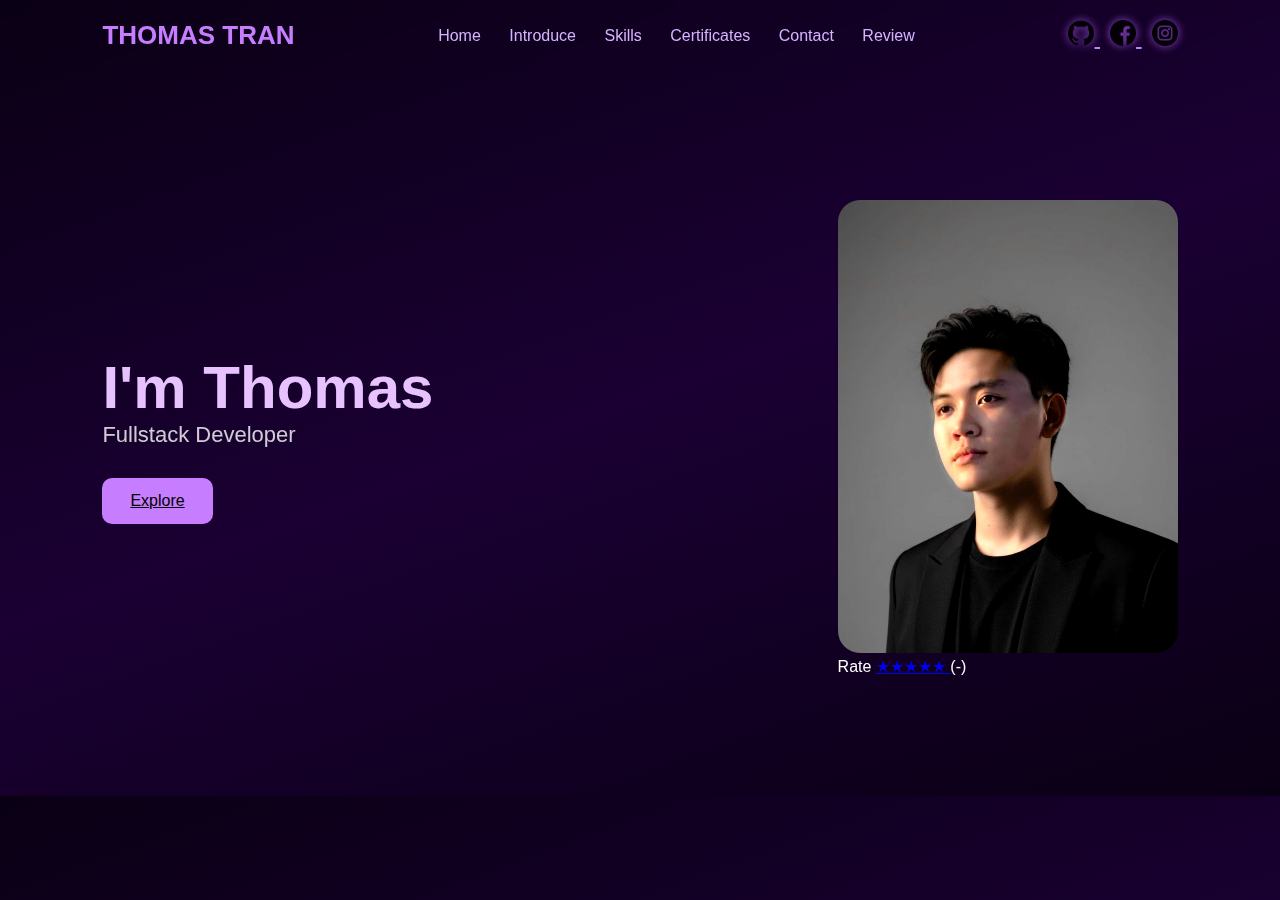
<file: index.html>
<!DOCTYPE html>
<html lang="en">
<head>
  <meta charset="UTF-8" />
  <meta name="viewport" content="width=device-width, initial-scale=1.0" />
  <title>Thomas | Home</title>
  <link rel="stylesheet" href="style.css" />
</head>
<body>

<!-- HEADER -->
<header>
  <div class="logo">THOMAS TRAN</div>

  <nav>
    <a action="active" href="index.html">Home</a>
    <a href="introduce.html">Introduce</a>
    <a href="skill.html">Skills</a>
    <a href="certificates.html">Certificates</a>
    <a href="contact.html">Contact</a>
    <a href="reviews.html">Review</a>
  </nav>

  <div class="social">
  <a href="https://github.com/thomas-tran-fullstack" target="_blank">
    <img src="github.png" alt="github">
  </a>

  <a href="https://facebook.com/bton204" target="_blank">
    <img src="facebook.png" alt="facebook">
  </a>

  <a href="https://instagram.com/_sasori_za" target="_blank">
    <img src="instagram.png" alt="instagram">
  </a>
</div>
</header>

<!-- HERO -->
<section class="hero">
  <div class="hero-text fade">
    <h1>I'm Thomas</h1>
    <p>Fullstack Developer</p>
    <a href="introduce.html" class="btn">Explore</a>
  </div>

  <div class="hero-img fade">
    <img src="IMG_0141.JPG" />
    <div class="rate-box">
      <span class="rate-title">Rate</span>
      <a id="rate-stars" class="avg-stars" href="reviews.html">
        <span class="stars-text">★★★★★</span>
      </a>
      <span class="avg-number" id="avg-number">(-)</span>
    </div>
  </div>
</section>

<script src="script.js"></script>
</body>
</html>
</file>
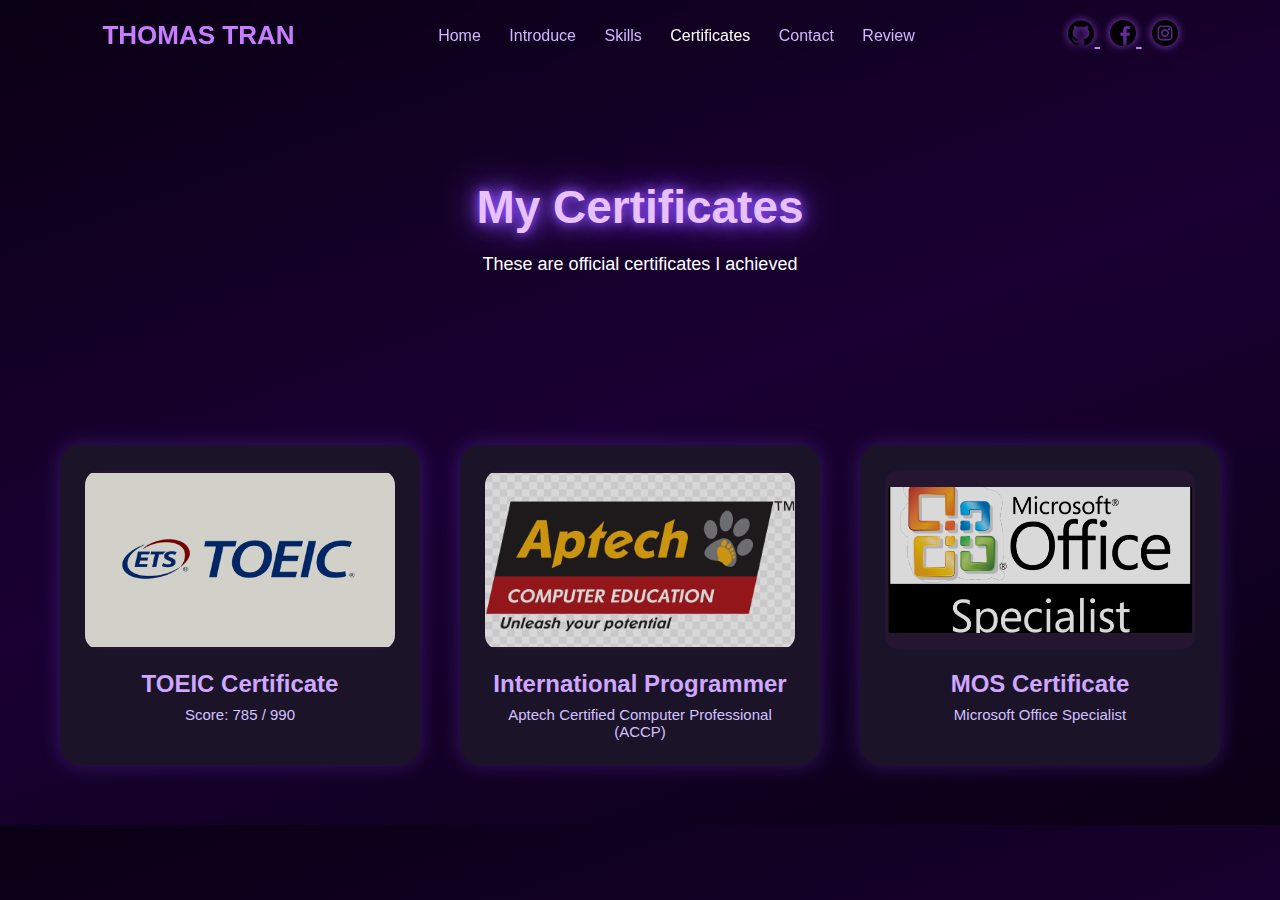
<file: certificates.html>
<!DOCTYPE html>
<html lang="en">
<head>
  <meta charset="UTF-8">
  <meta name="viewport" content="width=device-width, initial-scale=1.0">
  <title>Certificates | Thomas</title>
  <link rel="stylesheet" href="style.css">
</head>
<body>

<header>
  <div class="logo">THOMAS TRAN</div>

  <nav>
    <a href="index.html">Home</a>
    <a href="introduce.html">Introduce</a>
    <a href="skill.html">Skills</a>
    <a class="active" href="certificates.html">Certificates</a>
    <a href="contact.html">Contact</a>
    <a href="reviews.html">Review</a>
  </nav>

  <div class="social">
  <a href="https://github.com/thomas-tran-fullstack" target="_blank">
    <img src="github.png" alt="github">
  </a>

  <a href="https://facebook.com/bton204" target="_blank">
    <img src="facebook.png" alt="facebook">
  </a>

  <a href="https://instagram.com/_sasori_za" target="_blank">
    <img src="instagram.png" alt="instagram">
  </a>
</div>
</header>

<!-- TITLE -->
    <section class="page">
        <h1 class="fade">My Certificates</h1>
        <p class="fade desc">These are official certificates I achieved</p>
    </section>

    <!-- CERTIFICATE LIST -->
    <section class="cert-container">
        <!-- 1 -->
        <div class="cert-card">
          <div class="cert-img fade">
            <img src="TOEIC.jpg" alt="TOEIC Certificate">
          </div>
          <h2>TOEIC Certificate</h2>
          <p>Score: 785 / 990</p>
        </div>

        <!-- 2 -->
        <div class="cert-card">
          <div class="cert-img fade">
            <img src="APTECH.png" alt="Aptech Certificate">
          </div>
          <h2>International Programmer</h2>
          <p>Aptech Certified Computer Professional (ACCP)</p>
        </div>

        <!-- 3 -->
        <div class="cert-card">
          <div class="cert-img fade">
            <img src="MOS.png" alt="MOS Certificate">
          </div>
          <h2>MOS Certificate</h2>
          <p>Microsoft Office Specialist</p>
        </div>
      </div>

    </section>
    <script src="script.js"></script>

</body>
</html>
</file>
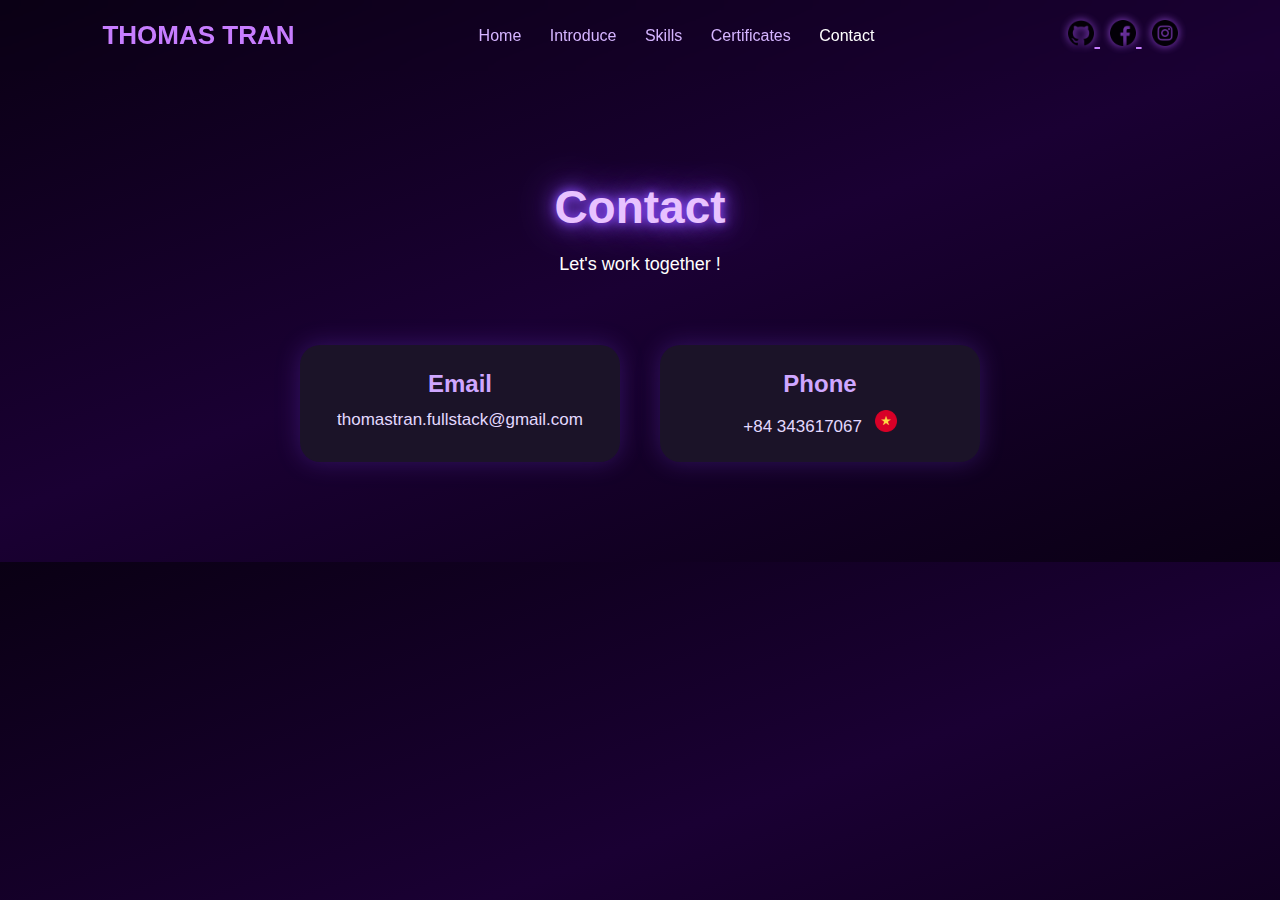
<file: contact.html>
<!DOCTYPE html>
<html lang="en">
<head>
  <meta charset="UTF-8">
  <meta name="viewport" content="width=device-width, initial-scale=1.0">
    <link rel="icon" type="image/png" href="logo.jpg">
  <title>Contact | Thomas</title>
  <link rel="stylesheet" href="style.css">
</head>
<body>

<header>
  <div class="logo">THOMAS TRAN</div>

  <nav>
    <a href="index.html">Home</a>
    <a href="introduce.html">Introduce</a>
    <a href="skill.html">Skills</a>
    <a href="certificates.html">Certificates</a>
    <a class="active" href="contact.html">Contact</a>
  </nav>

  <div class="social">
  <a href="https://github.com/thomas-tran-fullstack" target="_blank">
    <img src="github.png" alt="github">
  </a>

  <a href="https://facebook.com/bton204" target="_blank">
    <img src="facebook.png" alt="facebook">
  </a>

  <a href="https://instagram.com/_sasori_za" target="_blank">
    <img src="instagram.png" alt="instagram">
  </a>
</div>
</header>

<section class="page">
  <h1 class="fade">Contact</h1>
  <p class="fade desc">Let's work together !</p>

  <div class="contact-container">

            <!-- EMAIL -->
            <div class="contact-item">
                <h2>Email</h2>
                <p class="contact-text fade">thomastran.fullstack@gmail.com</p>
            </div>

            <!-- PHONE -->
            <div class="contact-item">
                <h2>Phone</h2>
                <p class="contact-text fade">
                    +84 343617067 
                    <img src="vietnam.png" class="flag">
                </p>
            </div>

        </div>

    </section>
    <script src="script.js"></script>

</body>

</html>
</file>
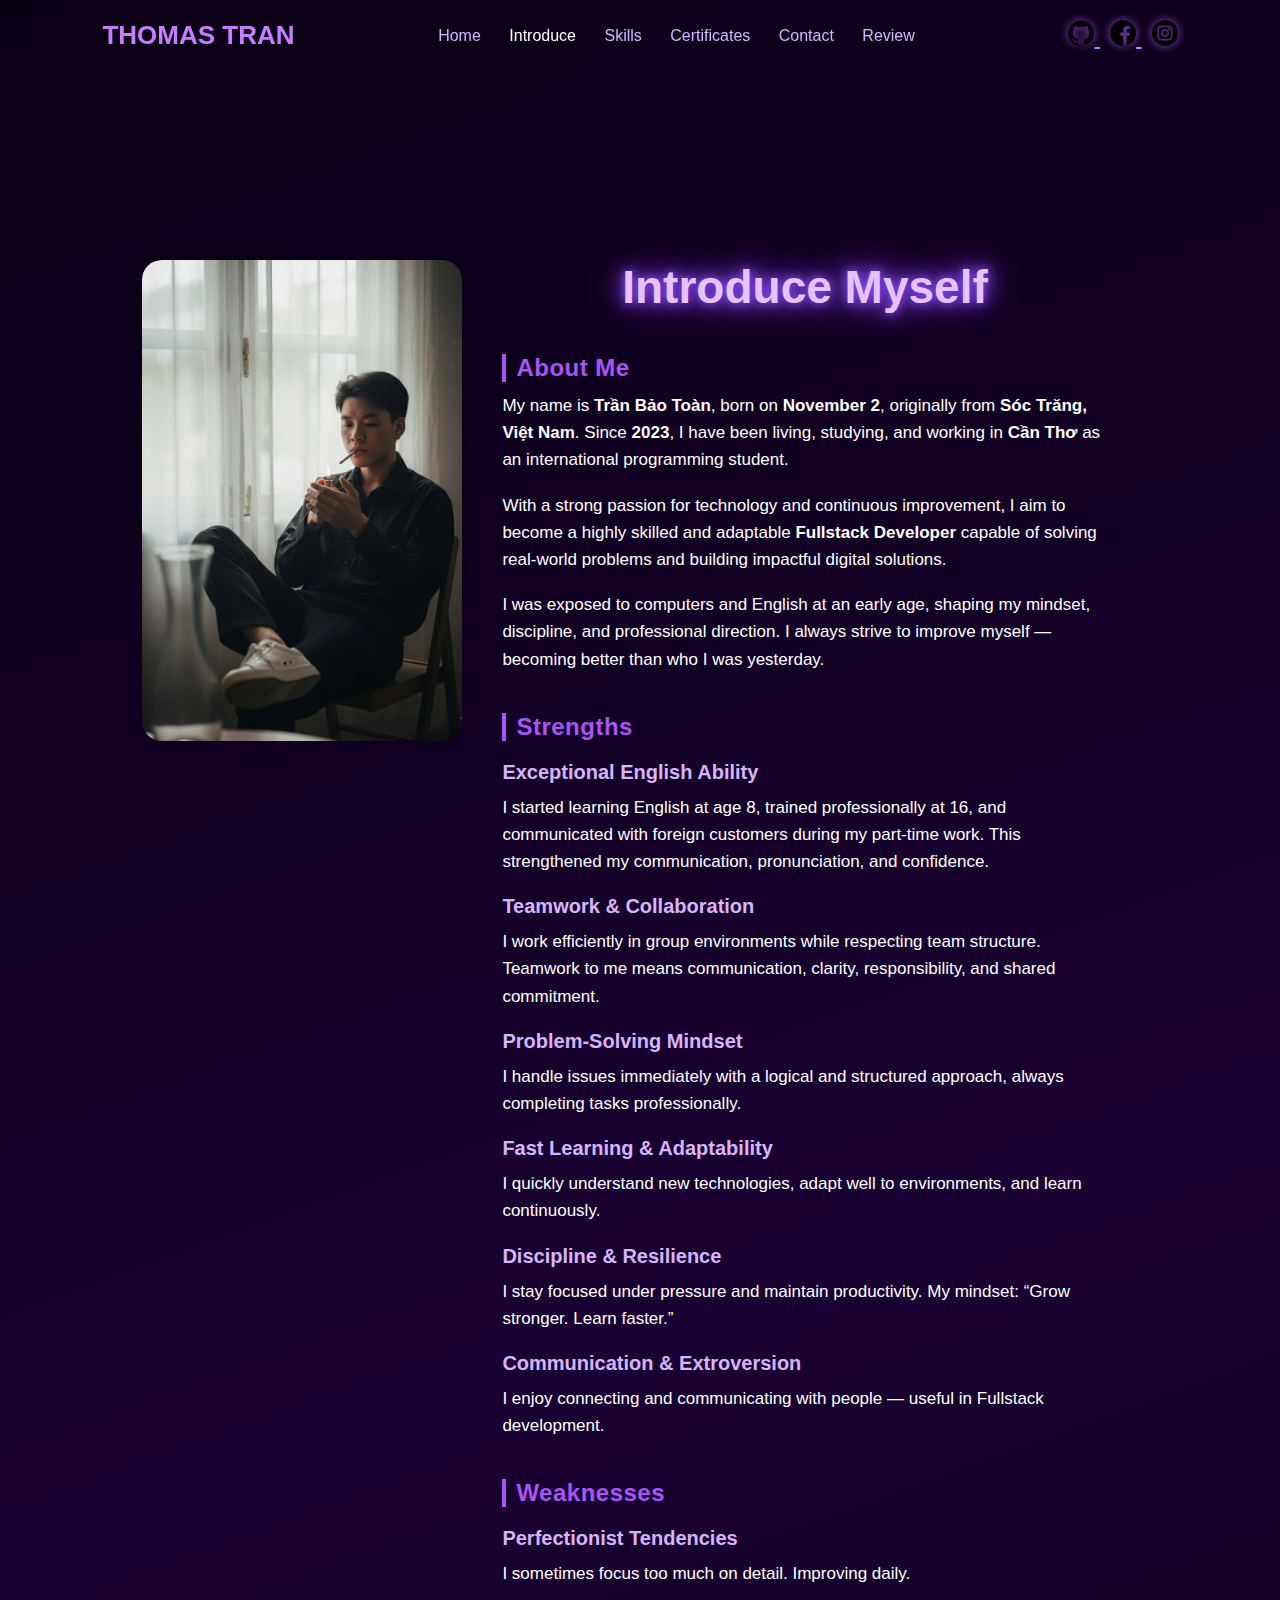
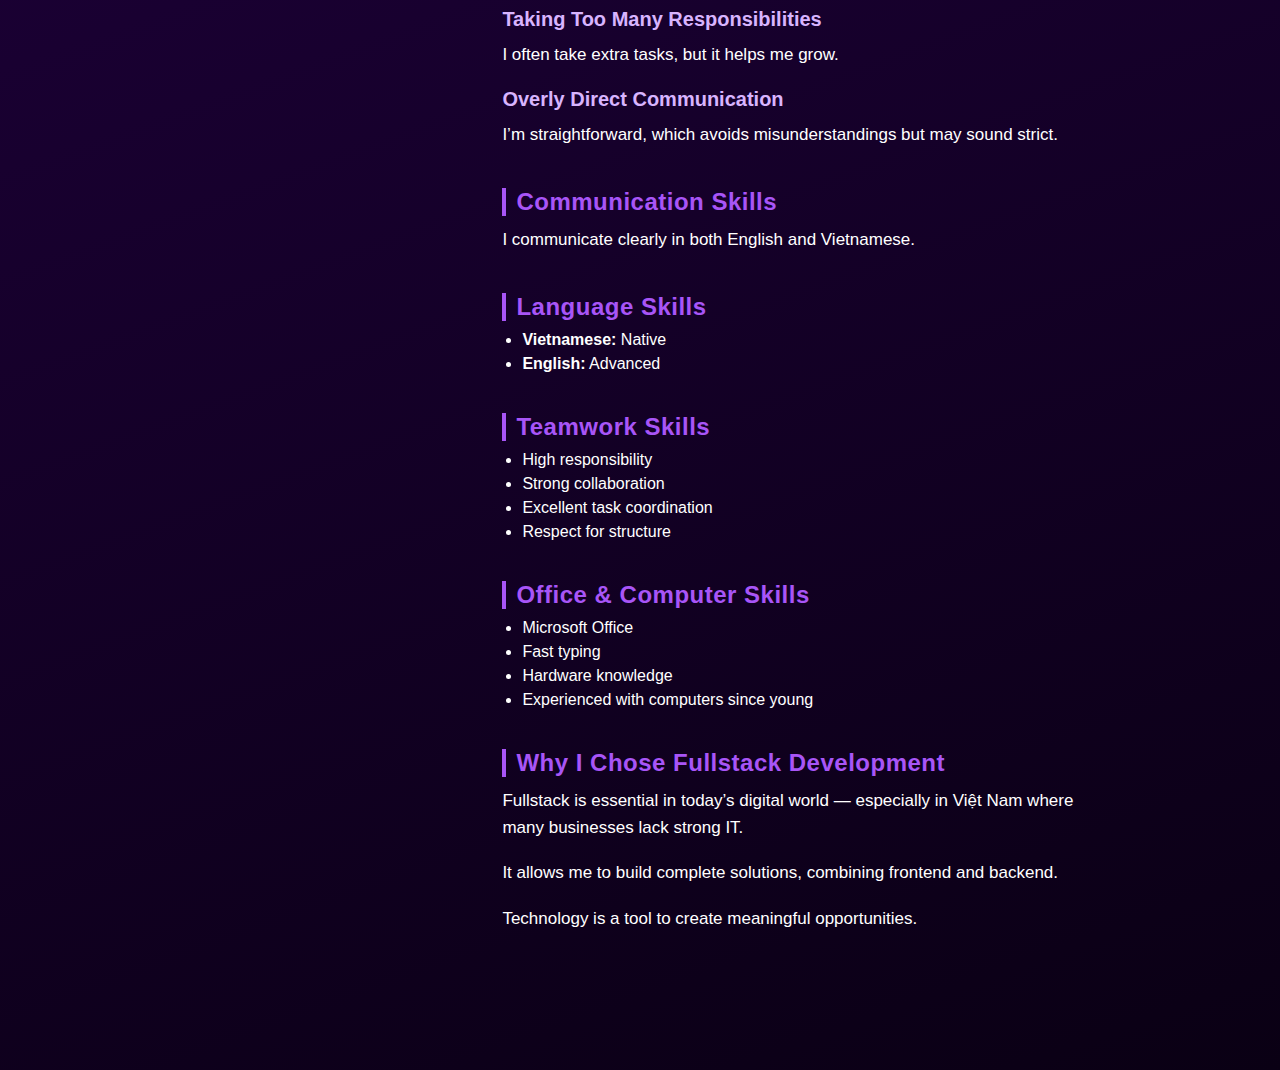
<file: introduce.html>
<!DOCTYPE html>
<html lang="en">

<head>
  <meta charset="UTF-8">
  <meta name="viewport" content="width=device-width, initial-scale=1.0">
  <link rel="icon" type="image/png" href="logo.jpg">
  <title>Introduce | Thomas</title>
  <link rel="stylesheet" href="style.css">
</head>

<body>

  <header>
    <div class="logo">THOMAS TRAN</div>

    <nav>
      <a href="index.html">Home</a>
      <a class="active" href="introduce.html">Introduce</a>
      <a href="skill.html">Skills</a>
      <a href="certificates.html">Certificates</a>
      <a href="contact.html">Contact</a>
      <a href="reviews.html">Review</a>
    </nav>

    <div class="social">
      <a href="https://github.com/thomas-tran-fullstack" target="_blank">
        <img src="github.png" alt="github">
      </a>

      <a href="https://facebook.com/bton204" target="_blank">
        <img src="facebook.png" alt="facebook">
      </a>

      <a href="https://instagram.com/_sasori_za" target="_blank">
        <img src="instagram.png" alt="instagram">
      </a>
    </div>
  </header>

 <section class="page">
  <div class="full-layout fade">
    <div class="intro-left">
      <img src="IMG_0142.JPG" class="profile-img"/>
    </div>

    <div class="intro-right">

      <h1 class="title" style="text-align: center;">Introduce Myself</h1>

      <h2>About Me</h2>
      <p>
        My name is <strong>Trần Bảo Toàn</strong>, born on <strong>November 2</strong>, originally from
        <strong>Sóc Trăng, Việt Nam</strong>. Since <strong>2023</strong>, I have been living, studying,
        and working in <strong>Cần Thơ</strong> as an international programming student.
      </p>

      <p>
        With a strong passion for technology and continuous improvement, I aim to become a highly skilled and
        adaptable <strong>Fullstack Developer</strong> capable of solving real-world problems and building impactful
        digital solutions.
      </p>

      <p>
        I was exposed to computers and English at an early age, shaping my mindset, discipline, and professional
        direction. I always strive to improve myself — becoming better than who I was yesterday.
      </p>

      <h2>Strengths</h2>

      <h3>Exceptional English Ability</h3>
      <p>
        I started learning English at age 8, trained professionally at 16, and communicated with foreign customers
        during my part-time work. This strengthened my communication, pronunciation, and confidence.
      </p>

      <h3>Teamwork & Collaboration</h3>
      <p>
        I work efficiently in group environments while respecting team structure. Teamwork to me means communication,
        clarity, responsibility, and shared commitment.
      </p>

      <h3>Problem-Solving Mindset</h3>
      <p>
        I handle issues immediately with a logical and structured approach, always completing tasks professionally.
      </p>

      <h3>Fast Learning & Adaptability</h3>
      <p>
        I quickly understand new technologies, adapt well to environments, and learn continuously.
      </p>

      <h3>Discipline & Resilience</h3>
      <p>
        I stay focused under pressure and maintain productivity. My mindset: “Grow stronger. Learn faster.”
      </p>

      <h3>Communication & Extroversion</h3>
      <p>
        I enjoy connecting and communicating with people — useful in Fullstack development.
      </p>

      <h2>Weaknesses</h2>

      <h3>Perfectionist Tendencies</h3>
      <p>I sometimes focus too much on detail. Improving daily.</p>

      <h3>Taking Too Many Responsibilities</h3>
      <p>I often take extra tasks, but it helps me grow.</p>

      <h3>Overly Direct Communication</h3>
      <p>I’m straightforward, which avoids misunderstandings but may sound strict.</p>

      <h2>Communication Skills</h2>
      <p>I communicate clearly in both English and Vietnamese.</p>

      <h2>Language Skills</h2>
      <ul>
        <li><strong>Vietnamese:</strong> Native</li>
        <li><strong>English:</strong> Advanced</li>
      </ul>

      <h2>Teamwork Skills</h2>
      <ul>
        <li>High responsibility</li>
        <li>Strong collaboration</li>
        <li>Excellent task coordination</li>
        <li>Respect for structure</li>
      </ul>

      <h2>Office & Computer Skills</h2>
      <ul>
        <li>Microsoft Office</li>
        <li>Fast typing</li>
        <li>Hardware knowledge</li>
        <li>Experienced with computers since young</li>
      </ul>

      <h2>Why I Chose Fullstack Development</h2>
      <p>
        Fullstack is essential in today’s digital world — especially in Việt Nam where many businesses lack strong IT.
      </p>
      <p>
        It allows me to build complete solutions, combining frontend and backend.
      </p>
      <p>
        Technology is a tool to create meaningful opportunities.
      </p>

    </div>
  </div>
</section>


  <script src="script.js"></script>
</body>


</html>
</file>
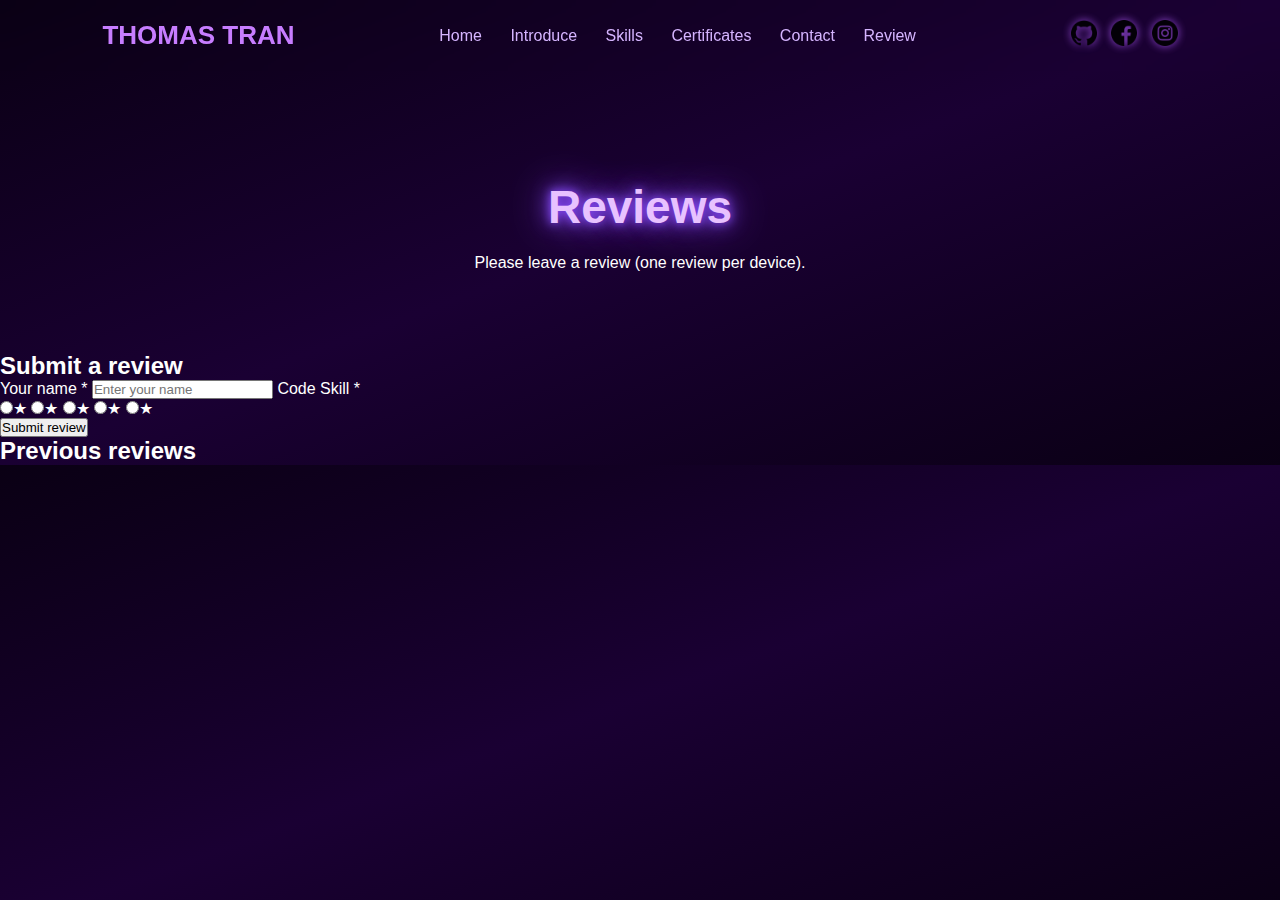
<file: reviews.html>
<!DOCTYPE html>
<html lang="en">
<head>
  <meta charset="UTF-8" />
  <meta name="viewport" content="width=device-width, initial-scale=1.0" />
  <link rel="icon" type="image/png" href="logo.jpg">
  <title>Đánh giá | Thomas</title>
  <link rel="stylesheet" href="style.css" />
</head>
<body>

<header>
  <div class="logo">THOMAS TRAN</div>

  <nav>
    <a href="index.html">Home</a>
    <a href="introduce.html">Introduce</a>
    <a href="skill.html">Skills</a>
    <a href="certificates.html">Certificates</a>
    <a href="contact.html">Contact</a>
    <a action="active" href="reviews.html">Review</a>
  </nav>

  <div class="social">
    <a href="index.html"><img src="github.png" alt="github"></a>
    <a href="index.html"><img src="facebook.png" alt="facebook"></a>
    <a href="index.html"><img src="instagram.png" alt="instagram"></a>
  </div>
</header>

<section class="page">
  <h1 class="fade">Reviews</h1>
  <p>Please leave a review (one review per device).</p>
</section>

<main class="reviews-container">
  <aside class="review-form">
    <div class="card">
      <h2>Submit a review</h2>

      <label for="r-name">Your name *</label>
      <input id="r-name" type="text" placeholder="Enter your name" />

      <label>Code Skill *</label>
      <div class="star-rating" id="r-code-rating">
        <input type="radio" id="code-5" name="r-code" value="5"><label for="code-5">★</label>
        <input type="radio" id="code-4" name="r-code" value="4"><label for="code-4">★</label>
        <input type="radio" id="code-3" name="r-code" value="3"><label for="code-3">★</label>
        <input type="radio" id="code-2" name="r-code" value="2"><label for="code-2">★</label>
        <input type="radio" id="code-1" name="r-code" value="1"><label for="code-1">★</label>
      </div>

      <div id="extra-criteria" style="display:none">
        <label>Personality</label>
        <div class="star-rating" id="r-character-rating">
          <input type="radio" id="char-5" name="r-character" value="5"><label for="char-5">★</label>
          <input type="radio" id="char-4" name="r-character" value="4"><label for="char-4">★</label>
          <input type="radio" id="char-3" name="r-character" value="3"><label for="char-3">★</label>
          <input type="radio" id="char-2" name="r-character" value="2"><label for="char-2">★</label>
          <input type="radio" id="char-1" name="r-character" value="1"><label for="char-1">★</label>
        </div>

        <label>Satisfaction</label>
        <div class="star-rating" id="r-sat-rating">
          <input type="radio" id="sat-5" name="r-sat" value="5"><label for="sat-5">★</label>
          <input type="radio" id="sat-4" name="r-sat" value="4"><label for="sat-4">★</label>
          <input type="radio" id="sat-3" name="r-sat" value="3"><label for="sat-3">★</label>
          <input type="radio" id="sat-2" name="r-sat" value="2"><label for="sat-2">★</label>
          <input type="radio" id="sat-1" name="r-sat" value="1"><label for="sat-1">★</label>
        </div>

        <label for="r-text">Review (up to 350 characters)</label>
        <textarea id="r-text" rows="6" maxlength="350" placeholder="Write your review..."></textarea>
        <div class="meta">Characters left: <span id="words-left">350</span></div>
      </div>

      <div class="actions">
        <button id="r-submit">Submit review</button>
        <button id="admin-clear-sample" style="display:none; margin-left:8px; background:#6b5cff; color:#fff; border-radius:8px; padding:8px 10px; border:none;">Remove sample reviews</button>
        <div id="form-message" class="muted"></div>
      </div>
    </div>
  </aside>
  <section class="reviews-list">
    <h2>Previous reviews</h2>
    <div id="reviews"></div>
  </section>
</main>

<script src="script.js"></script>
</body>
</html>
</file>
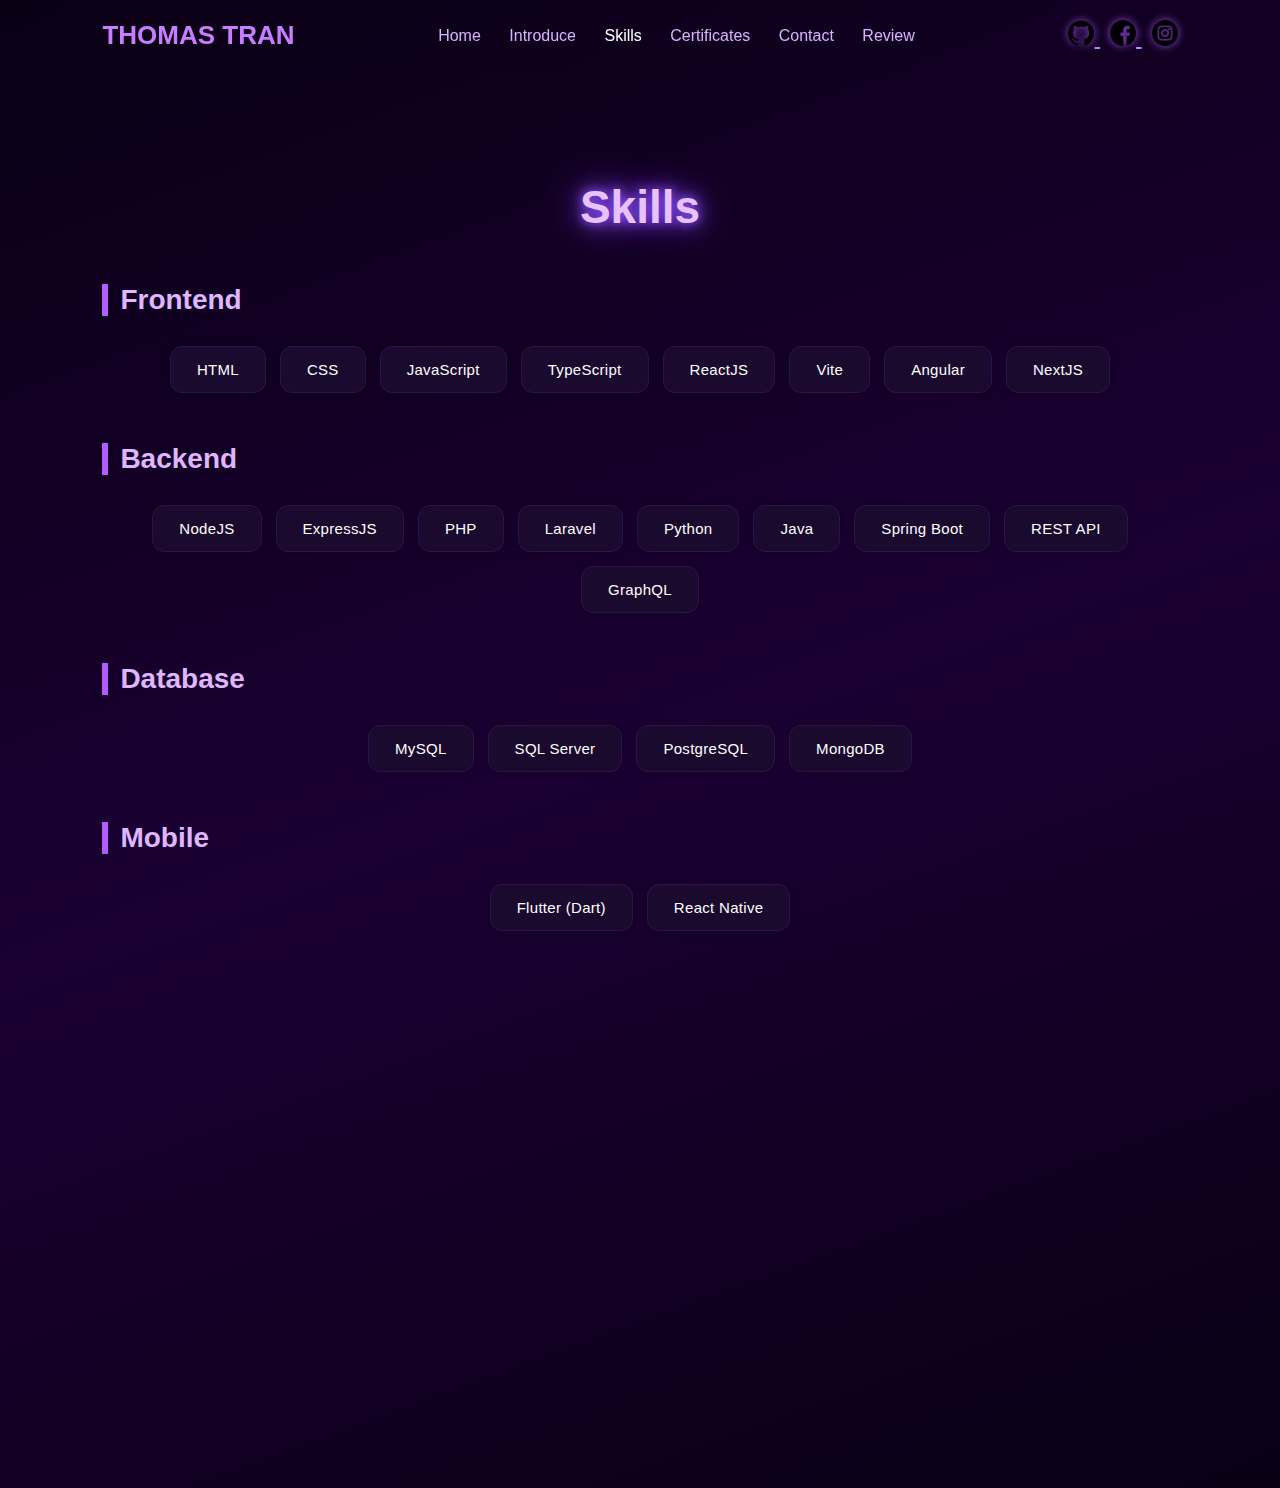
<file: skill.html>
<!DOCTYPE html>
<html lang="en">
<head>
  <meta charset="UTF-8">
  <meta name="viewport" content="width=device-width, initial-scale=1.0">
  <title>Skills | Thomas</title>
  <link rel="stylesheet" href="style.css">
</head>
<body>

<header>
  <div class="logo">THOMAS TRAN</div>

  <nav>
    <a href="index.html">Home</a>
    <a href="introduce.html">Introduce</a>
    <a class="active" href="skill.html">Skills</a>
    <a href="certificates.html">Certificates</a>
    <a href="contact.html">Contact</a>
    <a href="reviews.html">Review</a>
  </nav>

  <div class="social">
  <a href="https://github.com/thomas-tran-fullstack" target="_blank">
    <img src="github.png" alt="github">
  </a>

  <a href="https://facebook.com/bton204" target="_blank">
    <img src="facebook.png" alt="facebook">
  </a>

  <a href="https://instagram.com/_sasori_za" target="_blank">
    <img src="instagram.png" alt="instagram">
  </a>
</div>

</header>

<section class="page">
  <h1 class="fade">Skills</h1>

  <!-- FRONTEND -->
  <div class="skill-group fade">
    <h2>Frontend</h2>
    <div class="skills">
      <div class="skill-card">HTML</div>
      <div class="skill-card">CSS</div>
      <div class="skill-card">JavaScript</div>
      <div class="skill-card">TypeScript</div>
      <div class="skill-card">ReactJS</div>
      <div class="skill-card">Vite</div>
      <div class="skill-card">Angular</div>
      <div class="skill-card">NextJS</div>
    </div>
  </div>

  <!-- BACKEND -->
  <div class="skill-group fade">
    <h2>Backend</h2>
    <div class="skills">
      <div class="skill-card">NodeJS</div>
      <div class="skill-card">ExpressJS</div>
      <div class="skill-card">PHP</div>
      <div class="skill-card">Laravel</div>
      <div class="skill-card">Python</div>
      <div class="skill-card">Java</div>
      <div class="skill-card">Spring Boot</div>
      <div class="skill-card">REST API</div>
      <div class="skill-card">GraphQL</div>
    </div>
  </div>

  <!-- DATABASE -->
  <div class="skill-group fade">
    <h2>Database</h2>
    <div class="skills">
      <div class="skill-card">MySQL</div>
      <div class="skill-card">SQL Server</div>
      <div class="skill-card">PostgreSQL</div>
      <div class="skill-card">MongoDB</div>
    </div>
  </div>

  <!-- MOBILE -->
  <div class="skill-group fade">
    <h2>Mobile</h2>
    <div class="skills">
      <div class="skill-card">Flutter (Dart)</div>
      <div class="skill-card">React Native</div>
    </div>
  </div>

  <!-- DEVOPS -->
  <div class="skill-group fade">
    <h2>DevOps & Cloud</h2>
    <div class="skills">
      <div class="skill-card">Docker</div>
      <div class="skill-card">VPS</div>
      <div class="skill-card">Azure</div>
      <div class="skill-card">AWS</div>
    </div>
  </div>

  <!-- ENTERPRISE -->
  <div class="skill-group fade">
    <h2>Enterprise</h2>
    <div class="skills">
      <div class="skill-card">Microservices</div>
      <div class="skill-card">Enterprise Development</div>
      <div class="skill-card">System Design</div>
    </div>
  </div>

  <!-- TOOLS -->
  <div class="skill-group fade">
    <h2>Tools</h2>
    <div class="skills">
      <div class="skill-card">Git</div>
      <div class="skill-card">GitHub</div>
      <div class="skill-card">Postman</div>
      <div class="skill-card">VSCode</div>
      <div class="skill-card">IntelliJ</div>
    </div>
  </div>

</section>

<script src="script.js"></script>
</body>
</html>
</file>
<file: style.css>
/* RESET */
* { margin: 0; padding: 0; box-sizing: border-box; }

body {
  background: linear-gradient(160deg,#0a0014,#1a0033,#0a0014);
  font-family: Arial;
  color: #fff;
  overflow-x: hidden;
  padding-top: 20px;
}

/* HEADER */
header {
  width: 100%;
  padding: 20px 8%;
  position: fixed;
  top: 0;
  backdrop-filter: blur(12px);
  display: flex;
  justify-content: space-between;
  align-items: center;
  z-index: 999;
}

.logo {
  font-size: 26px;
  font-weight: 900;
  color: #c77dff;
}

nav a {
  margin: 0 12px;
  font-size: 16px;
  text-decoration: none;
  color: #d5b4ff;
}
nav a.active { color: #fff; }
nav a:hover { color: white; }

.social a {
  margin-left: 10px;
  font-size: 20px;
  color: #c77dff;
}
.social a:hover { color: #fff; }

/* HERO */
.hero {
  padding: 180px 8% 120px;
  display: flex;
  justify-content: space-between;
  align-items: center;
}

.hero-text h1 {
  font-size: 60px;
  color: #e8c2ff;
}
.hero-text p {
  font-size: 22px;
  opacity: .8;
}

.btn {
  display: inline-block;
  margin-top: 30px;
  padding: 14px 28px;
  background: #c77dff;
  color: #000;
  border-radius: 10px;
}
.btn:hover { background: #e0b3ff; }

.hero-img img {
  width: 340px;
  border-radius: 22px;
  mix-blend-mode: lighten;
  filter: brightness(1.25);
}

/* PAGE COMMON */
.page {
  padding: 160px 8% 80px;
  text-align: center;
}

.page h1 {
   text-shadow: 0 0 10px #8b4dff, 0 0 20px #8b4dff, 0 0 40px #8b4dff;
  font-size: 46px;
  margin-bottom: 20px;
  color: #e8c2ff;
}

.desc {
  font-size: 18px;
  opacity: .8;
  margin-bottom: 30px;
}

.full-body img {
  width: 330px;
  mix-blend-mode: lighten;
  filter: brightness(1.2);
  margin-top: 20px;
}

/* SKILLS */
.skills {
  display: flex;
  flex-wrap: wrap;
  gap: 16px;
  justify-content: center;
  margin-top: 30px;
}
.skill-card {
  padding: 16px 34px;
  background: #1a0a2e;
  border-radius: 12px;
  transition: .3s;
}
.skill-card:hover {
  background: #3a0f51;
  transform: translateY(-6px);
}

/* PROJECTS / CERTIFICATES */
.projects {
  display: flex;
  gap: 18px;
  justify-content: center;
  flex-wrap: wrap;
  margin-top: 30px;
}

.project-card {
  width: 280px;
  padding: 20px;
  background: #1a0a2e;
  border-radius: 14px;
  transition: .3s;
}
.project-card:hover {
  transform: translateY(-6px) scale(1.03);
  background: #3a0f51;
}

/* ANIMATION */
.fade {
  opacity: 0;
  transform: translateY(20px);
  transition: .7s;
}
.fade.show {
  opacity: 1;
  transform: translateY(0);
}

/* RESPONSIVE */
@media (max-width: 768px) {

  body {
    padding-top: 100px;
  }

  header {
    flex-direction: column;
    padding: 20px 8%;
    gap: 15px;
  }

  .logo {
    font-size: 20px;
    text-align: center;
    width: 100%;
  }

  header nav {
    display: flex;
    flex-wrap: wrap;
    width: 100%;
    justify-content: center;
    gap: 15px;
    order: 3;
  }

  header nav a {
    margin: 0;
    font-size: 14px;
    padding: 8px 12px;
    border-bottom: 1px solid transparent;
  }

  header nav a:hover {
    border-bottom: 1px solid #fff;
  }

  .social {
    display: flex;
    justify-content: center;
    gap: 12px;
    width: 100%;
    order: 2;
  }

  .social a {
    margin: 0;
  }

  .hero {
    flex-direction: column;
    text-align: center;
  }
  .hero-img img {
    margin-top: 30px;
    width: 250px;
  }
}
.full-layout {
  display: flex;
  align-items: center;
  gap: 40px;
  margin-top: 40px;
}

.full-left img {
  width: 320px;
  mix-blend-mode: lighten;
  filter: brightness(1.25) contrast(1.2);
}

.full-right {
  flex: 1;
}
.hero-img img {
  width: 340px;
  mix-blend-mode: lighten;
  filter: brightness(1.3) contrast(1.15);
}
.full-left img {
  mix-blend-mode: lighten;
}
.social img {
  width: 26px;
  height: 26px;
  filter: drop-shadow(0 0 4px #b35cff);
  transition: .25s;
  opacity: .85;
}

.social img:hover {
  transform: scale(1.15);
  opacity: 1;
  filter: drop-shadow(0 0 6px #d8a0ff);
}
@media (max-width: 768px) {
  .social img {
    width: 24px;
    height: 24px;
  }
}
/* SKILL GROUP */
.skill-group {
  margin-top: 50px;
  text-align: left;
}

.skill-group h2 {
  font-size: 28px;
  margin-bottom: 14px;
  color: #dfb6ff;
  border-left: 6px solid #b35cff;
  padding-left: 12px;
}

/* SKILL CARDS – ĐÃ CÓ, TAO BOOST CHO ĐẸP HƠN */
.skills {
  display: flex;
  flex-wrap: wrap;
  gap: 14px;
}

.skill-card {
  padding: 14px 26px;
  border-radius: 12px;
  background: #1a0a2e;
  border: 1px solid #2e1250;
  transition: .3s;
  font-size: 15px;
  letter-spacing: .3px;
  box-shadow: 0 0 8px #00000040;
}

.skill-card:hover {
  background: #3a0f51;
  transform: translateY(-5px) scale(1.03);
  box-shadow: 0 0 12px #c277ff70;
}

/* MOBILE FIX */
@media (max-width: 768px) {
  .skill-group h2 {
    font-size: 24px;
  }
  .skill-card {
    padding: 12px 22px;
  }
}
/* TITLE */
.title-box {
    text-align: center;
    margin-top: 70px;
}

.title-box h1 {
    font-size: 42px;
    font-weight: 800;
    color: #b67bff;
}

.glow {
    text-shadow: 0 0 10px #8b4dff, 0 0 20px #8b4dff, 0 0 40px #8b4dff;
}

/* CERTIFICATE CARDS */
.cert-container {
    display: grid;
    grid-template-columns: repeat(auto-fit, minmax(280px, 1fr));
    gap: 40px;
    padding: 60px;
}

.cert-card {
    background: #1b1328;
    padding: 25px;
    border-radius: 20px;
    text-align: center;
    box-shadow: 0px 0px 20px rgba(140, 77, 255, 0.3);
    transition: 0.3s;
}

.cert-card:hover {
    transform: translateY(-10px);
    box-shadow: 0px 0px 40px rgba(140, 77, 255, 0.5);
}

/* IMAGE BOX */
.cert-img {
    width: 100%;
    height: 180px;
    background: #241630;
    border-radius: 15px;
    margin-bottom: 20px;
    display: flex;
    justify-content: center;
    align-items: center;
    overflow: hidden;
}

.cert-img img {
    width: 100%;
    height: 100%;
    object-fit: contain;
    filter: brightness(0.85);
}

/* TEXT */
.cert-card h2 {
    color: #cfa7ff;
    margin-bottom: 8px;
}

.cert-card p {
    color: #d4c2ff;
    font-size: 15px;
}

/* RESPONSIVE */
@media (max-width: 600px) {
    .header {
        padding: 15px 20px;
    }
    .nav a {
        margin-left: 10px;
        font-size: 14px;
    }
}
/* CONTACT SECTION */
.contact-box {
    text-align: center;
    margin-top: 90px;
}

.title {
    font-size: 42px;
    font-weight: 800;
    color: #b67bff;
}

.sub {
    margin-top: -10px;
    color: #c5b8ea;
}

.glow {
    text-shadow: 0 0 10px #8b4dff, 0 0 20px #8b4dff;
}

/* CONTAINER */
.contact-container {
    margin-top: 50px;
    display: flex;
    justify-content: center;
    gap: 40px;
    flex-wrap: wrap;
    padding: 20px;
}

.contact-item {
    background: #1b1328;
    width: 320px;
    padding: 25px;
    border-radius: 20px;
    box-shadow: 0px 0px 25px rgba(140, 77, 255, 0.25);
    transition: 0.3s;
}

.contact-item:hover {
    transform: translateY(-8px);
    box-shadow: 0px 0px 45px rgba(140, 77, 255, 0.5);
}

.contact-item h2 {
    color: #cfa7ff;
    margin-bottom: 12px;
}

.contact-text {
    font-size: 17px;
    color: #e3d9ff;
}

/* FLAG */
.flag {
    width: 22px;
    height: 22px;
    margin-left: 8px;
    border-radius: 3px;
}

/* RESPONSIVE */
@media (max-width: 600px) {
    .header {
        padding: 15px 20px;
    }
    .nav a {
        margin-left: 10px;
        font-size: 14px;
    }
}
/* Layout chính */
.full-layout {
  display: flex;
  align-items: flex-start;
  gap: 40px;
  padding: 40px;
}

/* Ảnh nằm cố định bên trái */
.intro-left {
  flex: 0 0 320px;
  position: sticky;
  top: 130px;
  height: fit-content;
}

.profile-img {
  width: 100%;
  border-radius: 20px;
  object-fit: cover;
  box-shadow: 0 0 15px #00000040;
}

/* Nội dung text */
.intro-right {
  flex: 1;
  text-align: left;
  padding-right: 30px;
}

.intro-right p {
  margin: 10px 0 18px;
  line-height: 1.6;
  font-size: 17px;
}

/* Title */
.title {
  margin-bottom: 20px;
  color: #c084fc;
  font-size: 32px;
  font-weight: 800;
}

/* H2 styling */
.intro-right h2 {
  margin-top: 40px;
  margin-bottom: 10px;
  color: #a855f7;
  border-left: 4px solid #a855f7;
  padding-left: 10px;
  font-size: 24px;
  letter-spacing: 0.5px;
  animation: fadeSlide 0.5s ease;
}

/* H3 styling */
.intro-right h3 {
  margin-top: 20px;
  font-size: 20px;
  color: #d8b4fe;
  animation: fadeSlide 0.5s ease;
}

/* Fade slide animation */
@keyframes fadeSlide {
  from {
    opacity: 0;
    transform: translateX(-10px);
  }
  to {
    opacity: 1;
    transform: translateX(0);
  }
}

/* List styling */
.intro-right ul {
  margin-left: 20px;
  margin-bottom: 20px;
}

.intro-right li {
  margin-bottom: 6px;
}

/* Responsive */
@media (max-width: 900px) {
  .full-layout {
    flex-direction: column;
  }

  .intro-left {
    position: relative;
    top: 0;
    width: 100%;
    max-width: 350px;
    margin: auto;
  }

  .intro-right {
    padding-right: 0;
  }
}
</file>
